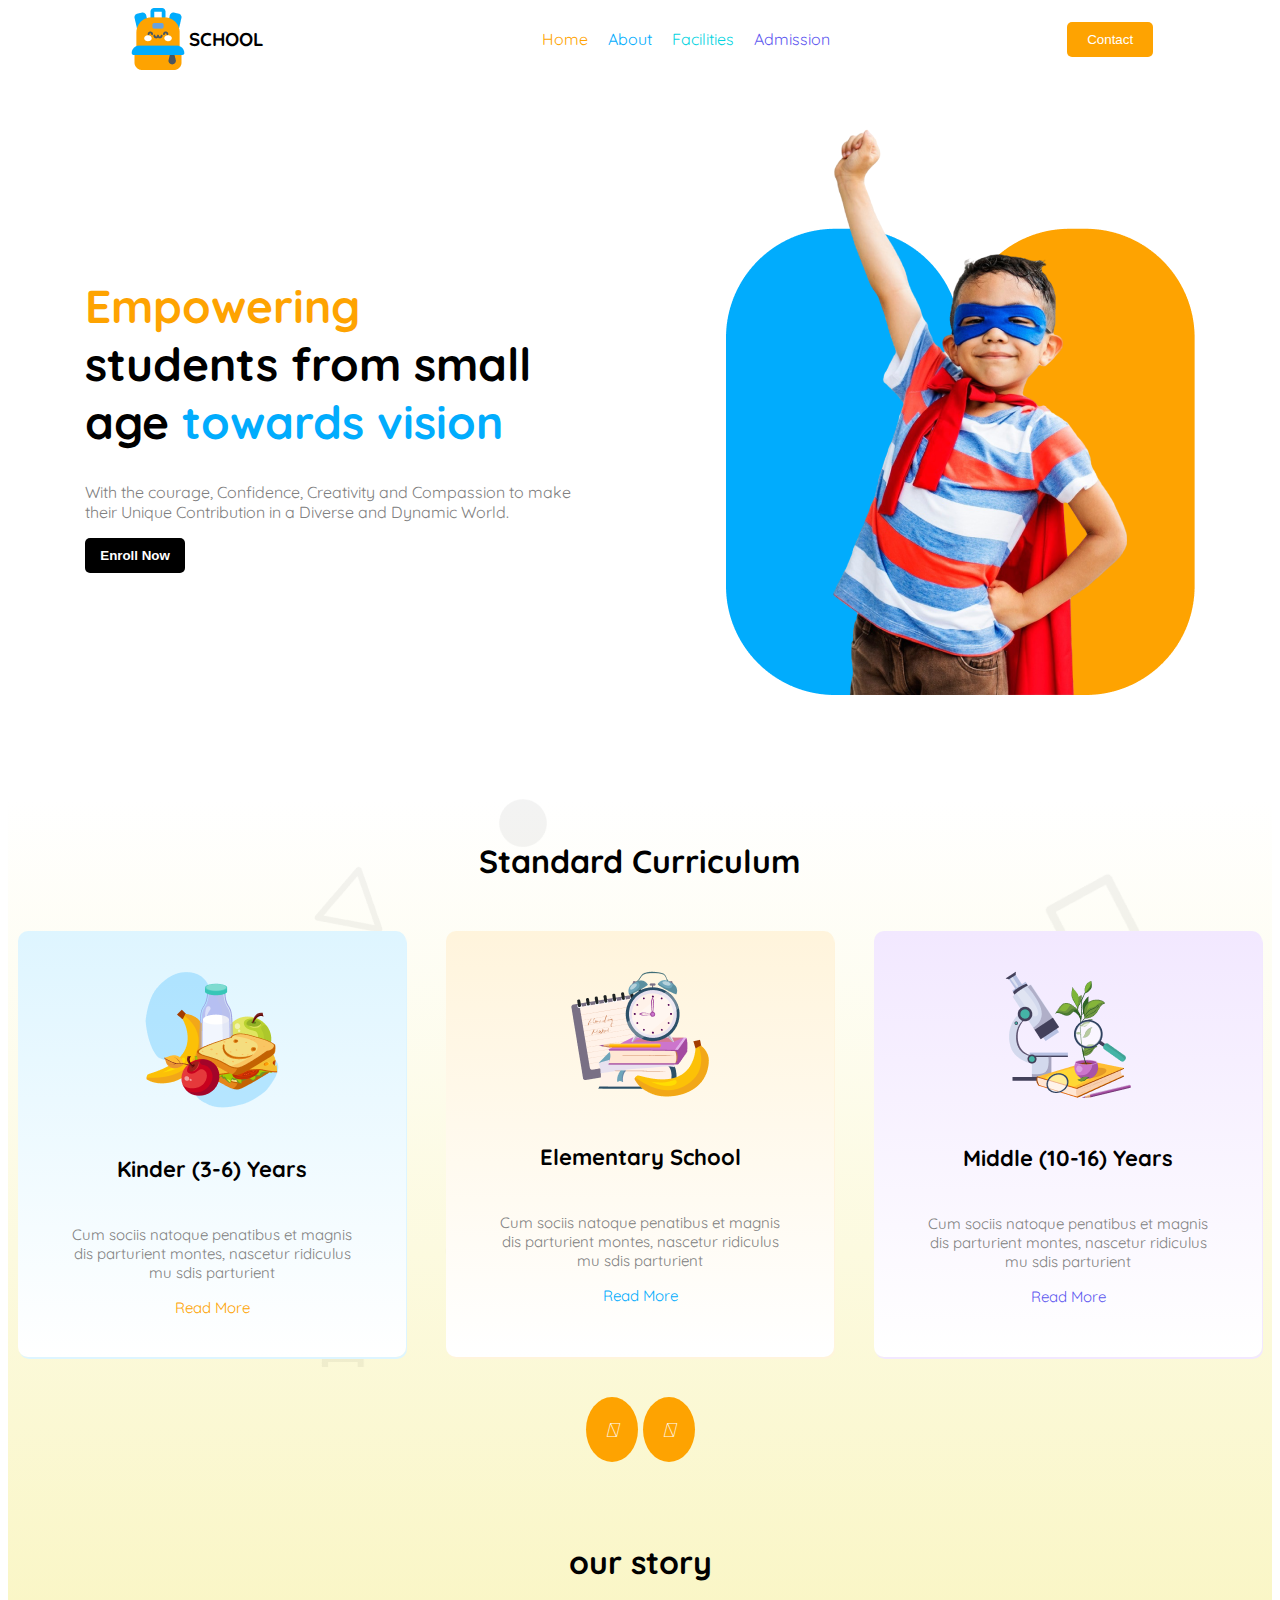
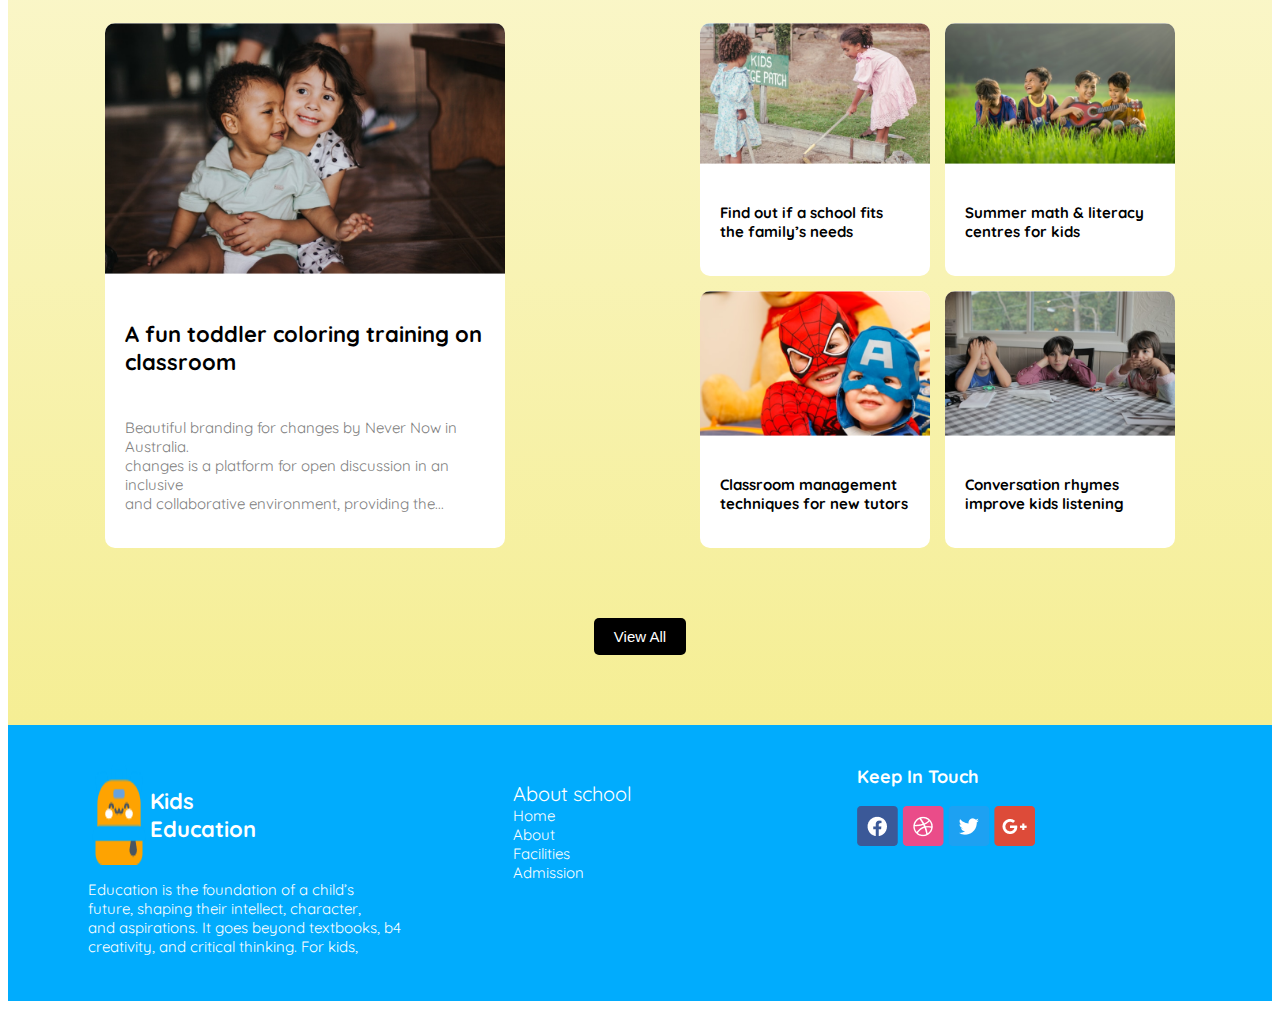
<file: index.html>
<!DOCTYPE html>
<html lang="en">
<head>
    <meta charset="UTF-8">
    <meta name="viewport" content="width=device-width, initial-scale=1.0">
    <title>My 2nd assignment</title>
    <!-- google font link -->
    <link rel="preconnect" href="https://fonts.googleapis.com">
    <link rel="preconnect" href="https://fonts.gstatic.com" crossorigin>
    <link href="https://fonts.googleapis.com/css2?family=Open+Sans:ital,wght@0,300..800;1,300..800&family=Quicksand:wght@300..700&family=Work+Sans:ital,wght@0,100..900;1,100..900&display=swap" rel="stylesheet">
    <!-- w3 school font awsam link -->
    <link rel="stylesheet" href="https://cdnjs.cloudflare.com/ajax/libs/font-awesome/4.7.0/css/font-awesome.min.css">
    <!-- css link -->
     <link rel="stylesheet" href="style/style.css">
</head>
<body class="quicksand-regular">
    <!-- header-section-start -->
    <header>
        
       <nav>
       
        <div class="nav-logo">
            <img src="./image/logo.png" alt="navebar logo image">
            <h3>SCHOOL</h3>
        </div>
        <div class="nav-menu">
            
            <ul>
                <li><a href="#" class="nav-manu-1">Home</a></li>
                <li><a href="#" class="nav-manu-2">About</a></li>
                <li><a href="#" class="nav-manu-3">Facilities</a></li>
                <li><a href="#" class="nav-manu-4">Admission</a></li>
            </ul>
        </div>
        
            <button class="nav-btn">Contact</button>
    
            <input type="checkbox" id="check">
            <label for="check" class="checkbtn"> <i class="fa fa-bars"></i> </label>
       </nav>
       <section class="container">
        <div class="hero-section">
            <div class="banner-text">
                <h1 class="banner-title"> <span class="banner-text-1">Empowering</span> <br> students from small <br> age  <span class="banner-text-2">towards vision</span></h1>
                <p class="banner-description">With the courage, Confidence, Creativity and Compassion to make <br> their Unique Contribution in a Diverse and Dynamic World.</p>
                <button class="banner-btn">Enroll Now</button>
            </div>
            <div>
                <img class="banner-img" src="./image/hero-kids.png" alt="banner-kids image">
            </div>
            
        </div>

    </section>
    </header>

    <!-- header-section-end -->
    <!-- start main section -->
    <main>
     
        <!-- Standard Curriculum sectioon -->
        <section class="main-section">
            <section class="curriculum-container">
            
                <h3 class="curriculam-title">Standard Curriculum</h3>
                <div class="card-container"> 
                    <div class="card-1">
                        <img src="./image/kinder.png" alt="">
                        <h3 class="card-title">Kinder (3-6) Years</h3>
                        <p class="card-description">Cum sociis natoque penatibus et magnis <br>
                            dis parturient montes, nascetur ridiculus <br>
                            mu sdis parturient</p>
                            <a style="font-size: 15px; color:#FEA301" href="#">Read More</a>
                    </div> 
                    <div class="card-2">
                        <img src="./image/elementary.png" alt="">
                        <h3 class="card-title">Elementary School</h3>
                        <p class="card-description">Cum sociis natoque penatibus et magnis <br>
                            dis parturient montes, nascetur ridiculus <br>
                            mu sdis parturient</p>
                            <a style="font-size: 15px; color:#01ACFD" href="#">Read More</a>
                    </div> 
                    <div class="card-3">
                        <img src="./image/middle.png" alt="">
                        <h3 class="card-title">Middle (10-16) Years</h3>
                        <p class="card-description">Cum sociis natoque penatibus et magnis <br>
                            dis parturient montes, nascetur ridiculus <br>
                            mu sdis parturient</p>
                            <a style="font-size: 15px; color:#5D58EF " href="#">Read More</a>
                    </div>  
    
                </div>
             </section>
             
             <!-- arrow btn -->
              <div class="arrow-btn">
                <i class="fas fa-angle-left"></i>
                <i class="	fas fa-angle-right"></i>
              </div>
    
              <!-- our story section -->
               <secton class="story-container">
                <h1 class="story-title">our story </h1>
                <div class="our-story">
                    <div class="card">
                        <img class="story-img" src="./image/story-1.png" alt="">
                        <h3 class="card-title">A fun toddler coloring training on <br>
                            classroom</h3>
                        <p class="card-description">Beautiful branding for changes by Never Now in Australia. <br>
                            changes is a platform for open discussion in an inclusive <br> and
                            collaborative environment, providing the...</p>
                            
                     </div>
                     <div class="">
                       <div class="story-collage">
                            <div class="story-cart">
                                <img class="collage-img" src="./image/story-2.png" alt="">
                                <h3 class="story-title-1" style="">Find out if a school fits  <br> the
                                family’s needs</h3>
                            </div>
                            <div class="story-cart">
                                <img class="collage-img" src="./image/story-3.png" alt="">
                                <h3 class="story-title-1" >Summer math & literacy
                                centres for kids</h3>
                            </div>
                            <div class="story-cart">
                                <img class="collage-img" src="./image/story-4.png" alt="">
                                <h3 class="story-title-1" >Classroom management
                                techniques for new tutors</h3>
                            </div>
                            <div class="story-cart">
                                <img class="collage-img" src="./image/story-5.png" alt="">
                                <h3 class="story-title-1" >Conversation rhymes
                                improve kids listening</h3>
                            </div>
                        </div>
                     </div> 
                </div>
                <div style="padding: 70px; text-align: center;">
                    <button class="story-btn">View All</button>
                </div>
               </secton>
        </section>
    </main>

     <!-- end main section -->
     <!-- stard footer section -->
      <footer>
        <section class="footer-section">
            <div class="footer-container">
                <div>
                    <div class="footer-logo">
                        <img src="./image/logo.png">
                        <h3 class="fotter-title">Kids <br>
                            Education
                    </div>
                    <p class="footer-description">Education is the foundation of a child’s <br> future, shaping their intellect, character, <br> and aspirations. It goes beyond textbooks, b4 <br> creativity, and critical thinking. For kids,
                </div>
                <div>
                   
                    <ul class="footer-list">
                        <li style="font-size: 20px;">About school</li>
                        <li>Home </li>
                        <li>About </li>
                        <li>Facilities</li>
                        <li>Admission</li>
                    </ul>
                </div>
                <div>
                    <h3 style="color: white; font-size: 18px; margin-top: 0px;">Keep In Touch</h3>
                    <img src="./image/fb.png" alt="">
                    <img src="./image/dribble.png" alt="">
                    <img src="./image/twitter.png" alt="">
                    <img src="./image/google+.png" alt="">
                </div>

            </div>
        </section>
      </footer>
      <!-- end footer section -->
</body>
</html>
</file>
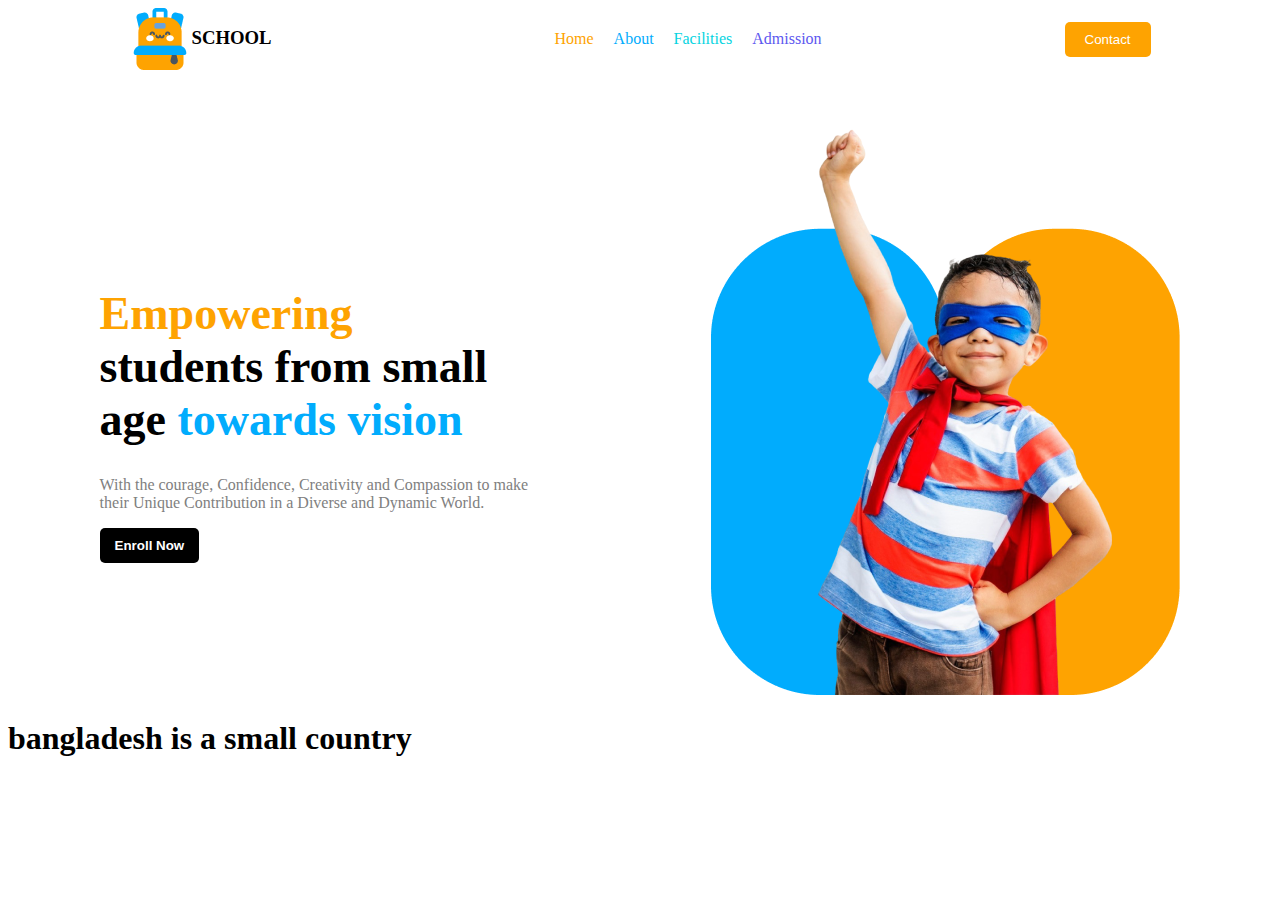
<file: 2nd-assignment/index.html>
<!DOCTYPE html>
<html lang="en">
<head>
    <meta charset="UTF-8">
    <meta name="viewport" content="width=device-width, initial-scale=1.0">
    <title>My 2nd assignment</title>
    <!-- google font link -->
    <link rel="preconnect" href="https://fonts.googleapis.com">
    <link rel="preconnect" href="https://fonts.gstatic.com" crossorigin>
    <link href="https://fonts.googleapis.com/css2?family=Quicksand:wght@300..700&display=swap" rel="stylesheet">
    <!-- w3 school font awsam link -->
    <link rel="stylesheet" href="https://cdnjs.cloudflare.com/ajax/libs/font-awesome/4.7.0/css/font-awesome.min.css">
    <!-- css link -->
     <link rel="stylesheet" href="style/style.css">
</head>
<body>
    <!-- header-section-start -->
    <header>
        
       <nav>
       
        <div class="nav-logo">
            <img src="./image/logo.png" alt="navebar logo image">
            <h3>SCHOOL</h3>
        </div>
        <div>
            
            <ul>
                <li><a href="#" class="nav-manu-1">Home</a></li>
                <li><a href="#" class="nav-manu-2">About</a></li>
                <li><a href="#" class="nav-manu-3">Facilities</a></li>
                <li><a href="#" class="nav-manu-4">Admission</a></li>
            </ul>
        </div>
        <div>
            <button class="nav-btn">Contact</button>
        </div>
            <input type="checkbox" id="check">
            <label for="check" class="checkbtn"> <i class="fa fa-bars"></i> </label>
       </nav>
    </header>

    <!-- header-section-end -->
    <!-- start main section -->
    <main>
        <section class="container">
            <div class="hero-section">
                <div class="banner-text">
                    <h1 class="banner-title"> <span class="banner-text-1">Empowering</span> <br> students from small <br> age  <span class="banner-text-2">towards vision</span></h1>
                    <p class="banner-description">With the courage, Confidence, Creativity and Compassion to make <br> their Unique Contribution in a Diverse and Dynamic World.</p>
                    <button class="banner-btn">Enroll Now</button>
                </div>
                <div>
                    <img class="banner-img" src="./image/hero-kids.png" alt="banner-kids image">
                </div>
                
            </div>

        </section>
        <h1>bangladesh is a small country</h1>
    </main>

     <!-- end main section -->
     <!-- stard footer section -->
      <footer>

      </footer>
      <!-- end footer section -->
</body>
</html>
</file>
<file: style/style.css>
.quicksand-regular{
  font-family: "Quicksand", serif;
  
}


  


/* style header section */
nav{
    display: flex;
    justify-content: space-around;
    align-items: center;
}
.nav-logo{
    display: flex;
    justify-content: space-around;
}
div ul {
    display: flex;
    justify-content: space-around;
    gap:20px;
    
}
li{
    list-style-type: none;
}
a{
    text-decoration: none;
}
.nav-manu-1{
    color:#FEA301;
    
}
.nav-manu-2{
    color:#01ACFD ;
    
}
.nav-manu-3{
    color:#05D4DF ;
    
}
.nav-manu-4{
    color:#5D58EF ;
    
}
.nav-btn{
    background-color: #FEA301;
    color: white;
    padding: 10px 20px;
    border: none;
    border-radius: 5px;
}
.nav-btn:hover{
    background-color: #01ACFD;
    color: white;
    transition-duration: 0.5s;
}
.checkbtn{
    font-size: 30px;
    color: black;
    float: right;
    line-height: 80px;
    cursor: pointer;
    display: none;
}
#check{
    display: none;
}


main{
   
    /* max-width:1200px; */
    margin: 0 auto;
    padding: 30px;
}
main{
    background-image: linear-gradient(white, rgb(245, 238, 148));
    padding: 0;
    width: 100%;
}

/* style hero section */
.hero-section{
    display: flex;
    justify-content: space-around;
    align-items: center;
    margin-top: 50px;
}
.banner-img{
   width: 100%;
   
}
.banner-text-1{
    color: #FEA301;
}
.banner-text-2{
    color: #01ACFD;
}
.banner-title{
    font-size: 46px;
    font-weight: 700px;
}
.banner-description{
    font-size: 16px;
    font-weight: 600px;
    color: gray;
}
.banner-btn{
    background-color: black;
    color: white;
    border: none;
    border-radius: 5px;
    padding: 10px 15px;
    font-weight: bold;

}
.banner-btn:hover{
    background-color: #FEA301 ;
    color: white;
    transition-duration: 0.2s;
}

/* style Standard Curriculum sectioon  */
.curriculum-container{
    background-image: url(../image/bg.png);
    background-repeat: no-repeat;
    background-position: top left;
    padding: 10px;
    margin-top: 100px;
}

.curriculam-title{
    text-align: center;
    font-size: 32px;
    font-weight: 700px;
}
 /* style card section */
 .card-container{
    display: grid;
    grid-template-columns: repeat(3, 1fr);
    gap: 40px;
    margin-top: 50px;
 }

 .card-1{
    text-align: center;
    background-image: linear-gradient(#DEF5FF, #FFFFFF);
    padding: 40px 20px;
    border-radius: 10px;
    box-shadow: 1px 2px #DEF5FF;


 }
 
 
 .card-2{
    text-align: center;
    background-image: linear-gradient(#FFF4DC, #FFFFFF);
    padding: 40px 20px;
    border-radius: 10px;
    box-shadow: 1px 2px #FFF4DC;


 }
 .card-3{
    text-align: center;
    background-image: linear-gradient(#F2E8FF, #FFFFFF);
    padding: 40px 20px;
    border-radius: 10px;
    box-shadow: 1px 2px #F2E8FF;


 }

 .card-title{
    font-size: 22px;
    font-weight: 700px;
 }
 .card-description {
    font-size: 15px;
    color: gray;
    padding: 0 20px;

 }

 /* left and right arrow style */
 .arrow-btn{
    margin-top: 50px;
    text-align: center;
    font-size: 20px;
   
 }
 .fas{
    background-color: #FEA301;
    color: #ffffff;
    border-radius: 50%;
    padding: 20px;
 }

 /* style our story title section */
 .story-title{
    text-align:center ;
    font-size: 32px;
    font-weight: 700px;
    margin-top: 100px;
 }

/* style our story card section */
 .story-img{
    width: 400px;
    border-radius: 10px 10px 0 0;
 }
.card{
    background-color:rgb(255, 255, 255);
    border-radius: 10px;
    width: 400px;
    position: relative;
   
}
.story-btn1{
    position: absolute;
    background-color: #01ACFD;
    border: none;
    border-radius: 5px;
    margin-bottom: 1600px;
    padding-bottom: 800px;
    padding: 10px 15px;
    color: white;

}
.card-title{
    padding: 20px;
    font-size: 22px;
    font-weight: 700px;
}
.card-description{
    padding: 0 20px;
}
.our-story{
    display: flex;
    justify-content: space-around;
    margin-top: 20px;
    padding-top: 20px;
    
}
.story-collage{
    display: grid;
    grid-template-columns: repeat(2, 1fr);
    gap:15px;
    
}
.collage-img{
    width: 230px;
    border-radius: 10px 10px 0 0;
}
.story-title-1{
    font-size: 15px;
    padding: 20px;

}
.story-cart{
    background-color: white;
    border-radius: 10px;
    width: 230px;
   

}
.story-btn{
    background-color: black;
    border-radius: 5px;
    border: none;
    color: white;
    font-size: 15px;
    font-weight: 700px;
    padding: 10px 20px;
   
}
/* style footer section */
.footer-section{
    background-color: #01ACFD;
    margin-top: 0pxpx;
    padding-top: 20px;
}
.footer-container{
    display: grid;
    grid-template-columns: repeat(3, 1fr);
    padding: 20px 30px 30px 80px;
    
}
.footer-list {
    display: inline-block;
    
    
}
.footer-list li{
    color: white;
    font-size: 15px;
    font-weight: 200px;
}
.list-title{
    font-size: 18px;
    margin-top: 0px;
    
}
.fotter-title{
    color: white;
    font-size: 22px;
    font-weight: 700px;
 
}
.footer-logo{
    display: flex;
}
.footer-description{
    color: white;
    font-size: 15px;
    font-weight: 200px;
}



/*  responsive  largest device style */
@media  (max-width: 1200px) {

    /* navebar style */
    .nav-logo{
      
    }
    nav ul li a{
        font-size: 16px;
    }

  
   /* responsive small device */
}
  @media (max-width:768px){
    .checkbtn{
        display: block;
        margin: 50px 0;
        line-height: 20px;
    
    }
    nav ul li a{
        font-size: 20px;

    }
    .nav-btn{
        display: none;
    }
    .nav-menu{
        display: none;
    }
    nav{
        padding: 12px 16px;
        width: auto;
        border-bottom: 1px solid orange;
    }    
    /* responsive hero section style */
   
    .hero-section{
        flex-direction: column-reverse;
    }
    .banner-img {
        width: 80%; 
        margin: 0 auto; 
    }
    .banner-text{
        text-align: center;
        
    }
    .banner-title{
        font-size: 26px;

    }
    .banner-description{
        font-size: 14px; 
    }
    .banner-btn {
        font-size: 14px; 
        padding: 8px 12px; 
    }
    
    /* responsive Standard Curriculum sectioon */
 
    .curriculam-title{
        margin-top: 30px;
    } 
    .card-container{
        display: grid;
        grid-template-columns: repeat(1, 1fr);
    }

    /* responsive arrow icon section */
    .fas{
        display: none;
    }

    /* responsiv our story section */
   
     .card{
        display: none;
     } 
     .story-collage{
        grid-template-columns: repeat(2,1fr); 
        gap: 10px;
     } 
     .collage-img {
        width: 100%; 
    }
    .story-cart {
        width: 100%;
    }
    div[style*="padding: 70px; text-align: center;"] {
        padding: 30px 10px;
    }

    /* responsive footer secton */
    .footer-container{
        grid-template-columns: repeat(1, 1fr);
    }
    

} 


/*responsive Extra small devices  */

@media screen and (max-width: 480px) {

    /* hero section style */
    .banner-title {
        font-size: 22px; 
    }
    .banner-description {
        font-size: 12px; 
    }
    .banner-btn {
        font-size: 12px;
        padding: 6px 10px;
    }
    .banner-img {
        width: 90%; 
    }
     /* responsive Standard Curriculum sectioon */

    .card-container{
        display: grid;
        grid-template-columns: repeat(1, 1fr);
    }
    .story-collage{
        display: grid;
        grid-template-columns: repeat(2, 1fr);
       
    }
    .collage-img {
        width: 100%; 
    }
    .story-cart {
        width: 100%;
    }
    /* responsive footer section */

    .footer-container{
        grid-template-columns: repeat(1, 1fr);
    }
}
</file>
<file: 2nd-assignment/style/style.css>
.quicksand-font {
    font-family: "Quicksand", serif;
    font-optical-sizing: auto;
    font-weight: 400;
    font-style: normal;
  }
 

/* style header section */
nav{
    display: flex;
    justify-content: space-around;
    align-items: center;
}
.nav-logo{
    display: flex;
    justify-content: space-around;
}
div ul {
    display: flex;
    justify-content: space-around;
    gap:20px;
    
}
li{
    list-style-type: none;
}
a{
    text-decoration: none;
}
.nav-manu-1{
    color:#FEA301;
    01ACFD
}
.nav-manu-2{
    color:#01ACFD ;
    
}
.nav-manu-3{
    color:#05D4DF ;
    
}
.nav-manu-4{
    color:#5D58EF ;
    
}
.nav-btn{
    background-color: #FEA301;
    color: white;
    padding: 10px 20px;
    border: none;
    border-radius: 5px;
}
.nav-btn:hover{
    background-color: #01ACFD;
    color: white;
    transition-duration: 0.5s;
}
.checkbtn{
    font-size: 30px;
    color: black;
    float: right;
    line-height: 80px;
    cursor: pointer;
    display: none;
}
#check{
    display: none;
}





/* style hero section */
.hero-section{
    display: flex;
    justify-content: space-around;
    align-items: center;
    margin-top: 50px;
}
.banner-img{
   width: 100%;
   
}
.banner-text-1{
    color: #FEA301;
}
.banner-text-2{
    color: #01ACFD;
}
.banner-title{
    font-size: 46px;
    font-weight: 700px;
}
.banner-description{
    font-size: 16px;
    font-weight: 600px;
    color: gray;
}
.banner-btn{
    background-color: black;
    color: white;
    border: none;
    border-radius: 5px;
    padding: 10px 15px;
    font-weight: bold;

}
.banner-btn:hover{
    background-color: #FEA301 ;
    color: white;
    transition-duration: 0.2s;
}




/*  responsive  largest device style */
@media  (max-width: 1200px) {

    /* navebar style */
    .nav-logo{
      
    }
    nav ul li a{
        font-size: 16px;
    }

  
   /* responsive small device */
}
  @media (max-width:768px){
    .checkbtn{
        display: block;
        margin: 50px 0;
        line-height: 20px;
    
    }
    nav ul li a{
        font-size: 20px;

    }
    /* responsive hero section style */
   
    .hero-section{
        flex-direction: column-reverse;
    }
    .banner-img {
        width: 80%; 
        margin: 0 auto; 
    }
    .banner-text{
        text-align: center;
        
    }
    .banner-title{
        font-size: 26px;

    }
    .banner-description{
        font-size: 14px; 
    }
    .banner-btn {
        font-size: 14px; 
        padding: 8px 12px; 
    }

} 


/*responsive Extra small devices  */

@media screen and (max-width: 480px) {

    /* hero section style */
    .banner-title {
        font-size: 22px; 
    }
    .banner-description {
        font-size: 12px; 
    }
    .banner-btn {
        font-size: 12px;
        padding: 6px 10px;
    }
    .banner-img {
        width: 90%; 
    }
}
</file>
